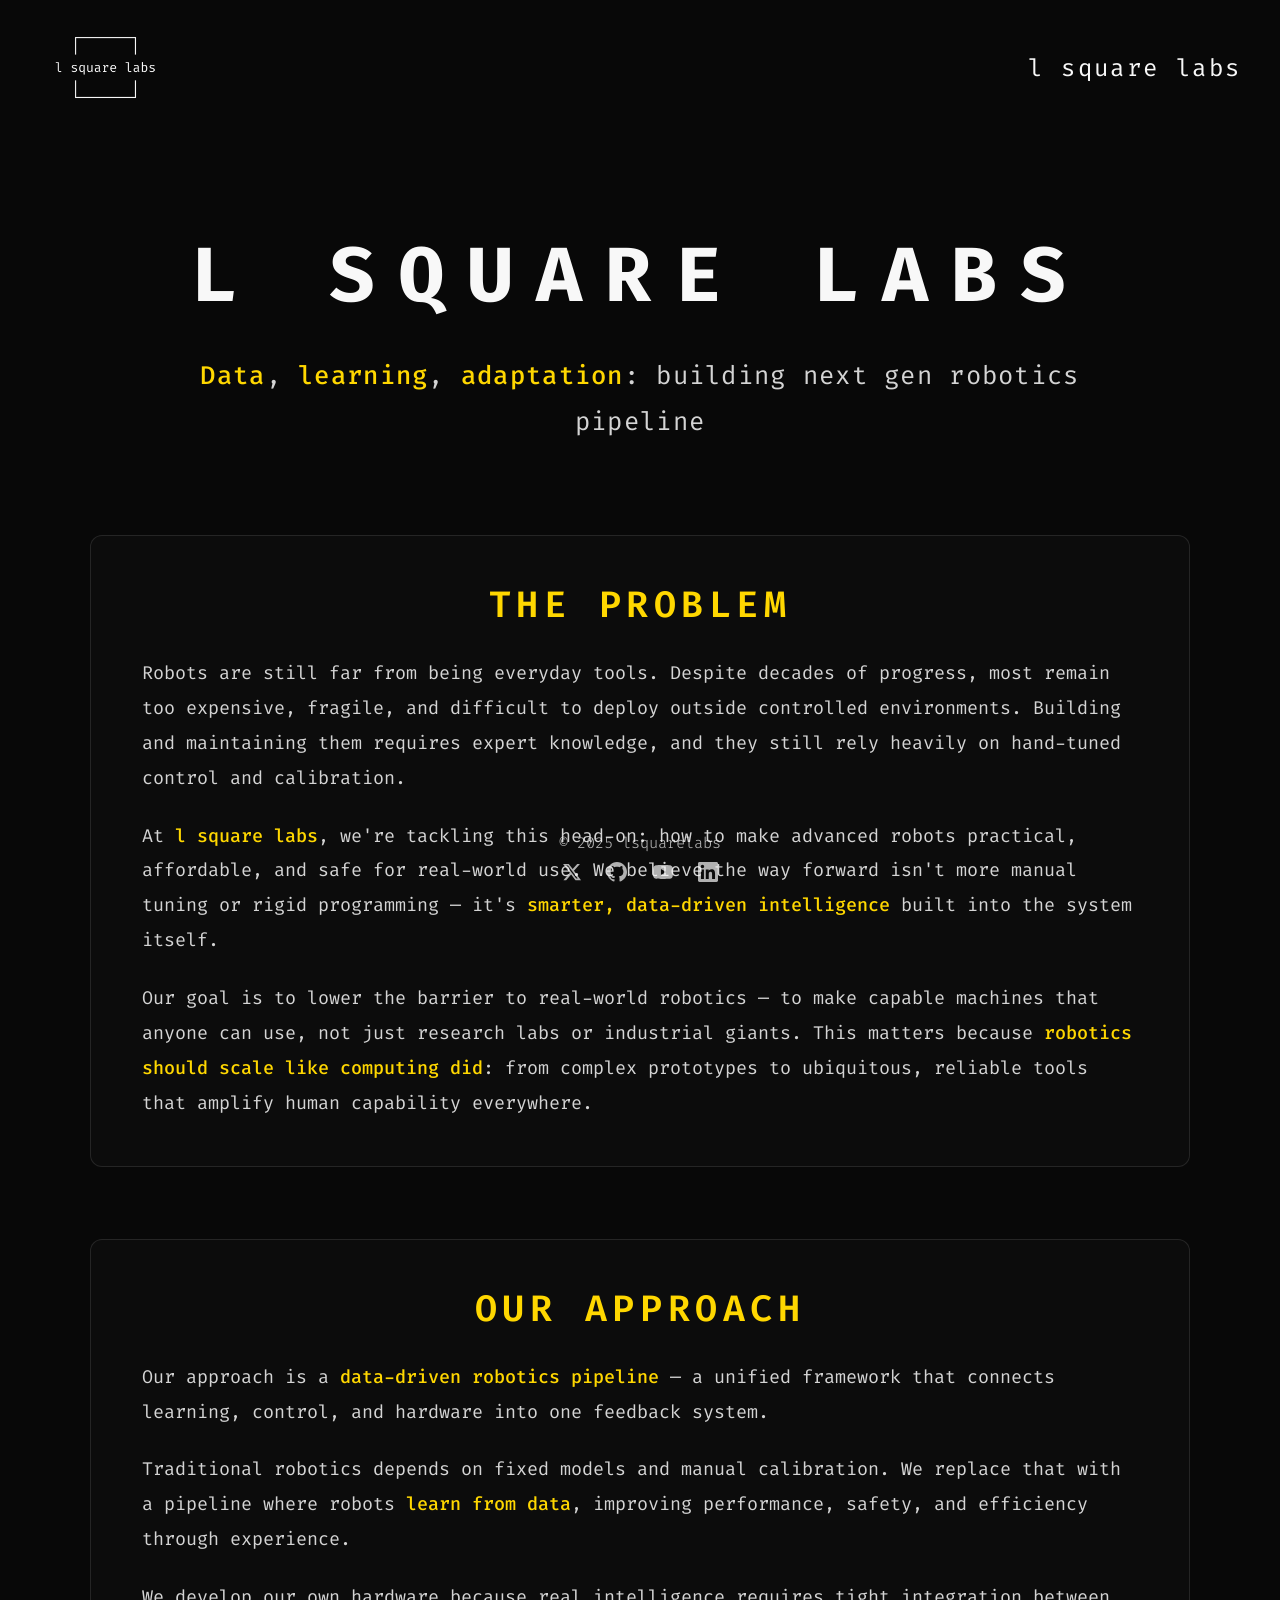
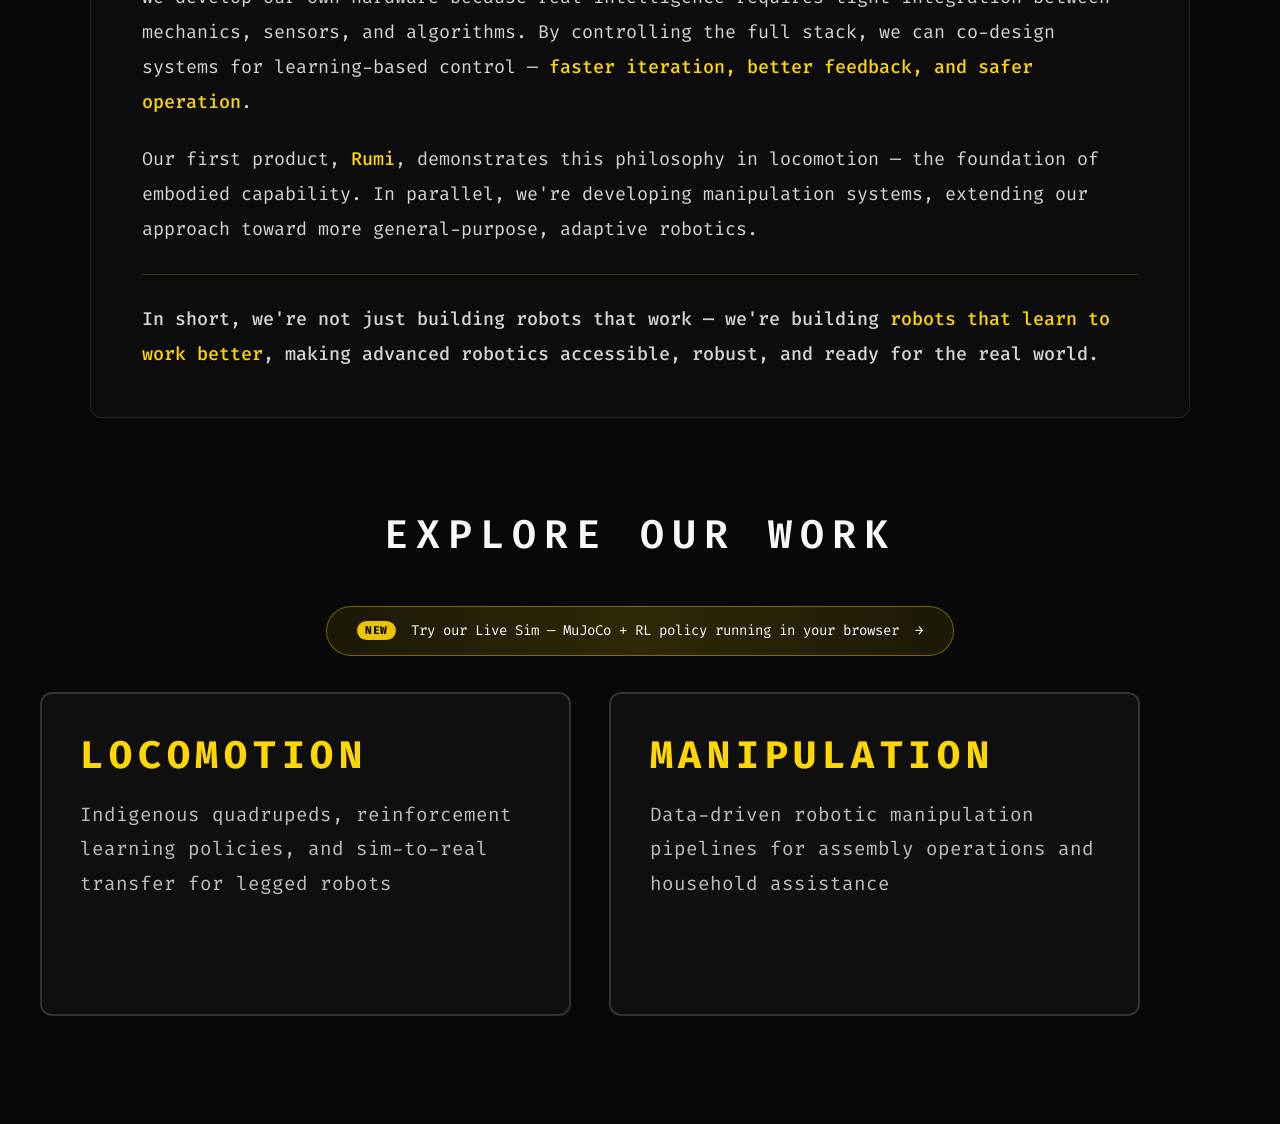
<file: index.html>
<!DOCTYPE html>
<html lang="en">
<head>
    <meta charset="UTF-8">
    <meta name="viewport" content="width=device-width, initial-scale=1.0">
    <title>L Square Labs</title>
    <link rel="preconnect" href="https://fonts.googleapis.com">
    <link rel="preconnect" href="https://fonts.gstatic.com" crossorigin>
    <link href="https://fonts.googleapis.com/css2?family=Fira+Code:wght@300;400;500;600;700&display=swap" rel="stylesheet">
    <link rel="stylesheet" href="styles.css">
</head>
<body>
    <header class="logo">
        <img src="assets/logofinal.png" alt="L Square Labs">
        <span class="logo-text">l square labs</span>
    </header>

    <main class="main-content">
        <section class="hero-section">
            <h1 class="hero-title">L Square Labs</h1>
            <p class="hero-tagline"><span class="highlight">Data</span>, <span class="highlight">learning</span>, <span class="highlight">adaptation</span>: building next gen robotics pipeline</p>
        </section>

        <section class="mission-section">
            <div class="mission-block">
                <h2 class="mission-title">The Problem</h2>
                <p>Robots are still far from being everyday tools. Despite decades of progress, most remain too expensive, fragile, and difficult to deploy outside controlled environments. Building and maintaining them requires expert knowledge, and they still rely heavily on hand-tuned control and calibration.</p>
                <p>At <span class="highlight">l square labs</span>, we're tackling this head-on: how to make advanced robots practical, affordable, and safe for real-world use. We believe the way forward isn't more manual tuning or rigid programming — it's <span class="highlight">smarter, data-driven intelligence</span> built into the system itself.</p>
                <p>Our goal is to lower the barrier to real-world robotics — to make capable machines that anyone can use, not just research labs or industrial giants. This matters because <span class="highlight">robotics should scale like computing did</span>: from complex prototypes to ubiquitous, reliable tools that amplify human capability everywhere.</p>
            </div>

            <div class="mission-block">
                <h2 class="mission-title">Our Approach</h2>
                <p>Our approach is a <span class="highlight">data-driven robotics pipeline</span> — a unified framework that connects learning, control, and hardware into one feedback system.</p>
                <p>Traditional robotics depends on fixed models and manual calibration. We replace that with a pipeline where robots <span class="highlight">learn from data</span>, improving performance, safety, and efficiency through experience.</p>
                <p>We develop our own hardware because real intelligence requires tight integration between mechanics, sensors, and algorithms. By controlling the full stack, we can co-design systems for learning-based control — <span class="highlight">faster iteration, better feedback, and safer operation</span>.</p>
                <p>Our first product, <span class="highlight">Rumi</span>, demonstrates this philosophy in locomotion — the foundation of embodied capability. In parallel, we're developing manipulation systems, extending our approach toward more general-purpose, adaptive robotics.</p>
                <p class="mission-conclusion">In short, we're not just building robots that work — we're building <span class="highlight">robots that learn to work better</span>, making advanced robotics accessible, robust, and ready for the real world.</p>
            </div>
        </section>

        <section class="domains-section">
            <h2 class="section-title">Explore Our Work</h2>
            <a href="/sim/" class="sim-cta" target="_blank" rel="noopener">
                <span class="sim-cta-badge">NEW</span>
                <span class="sim-cta-text">Try our Live Sim — MuJoCo + RL policy running in your browser</span>
                <span class="sim-cta-arrow">→</span>
            </a>
            <div class="domain-cards">
                <a href="/locomotion" class="domain-card">
                    <div class="card-content">
                        <h3>Locomotion</h3>
                        <p>Indigenous quadrupeds, reinforcement learning policies, and sim-to-real transfer for legged robots</p>
                        <div class="card-arrow">→</div>
                    </div>
                </a>

                <a href="/manipulation" class="domain-card">
                    <div class="card-content">
                        <h3>Manipulation</h3>
                        <p>Data-driven robotic manipulation pipelines for assembly operations and household assistance</p>
                        <div class="card-arrow">→</div>
                    </div>
                </a>
            </div>
        </section>
    </main>

    <footer class="footer">
        <p>&copy; 2025 lsquarelabs</p>
        <div class="social-links">
            <a href="https://x.com/lsquarelabs" target="_blank" rel="noopener" aria-label="X (Twitter)">
                <svg xmlns="http://www.w3.org/2000/svg" width="24" height="24" viewBox="0 0 24 24" fill="currentColor">
                    <path d="M18.244 2.25h3.308l-7.227 8.26 8.502 11.24H16.17l-5.214-6.817L4.99 21.75H1.68l7.73-8.835L1.254 2.25H8.08l4.713 6.231zm-1.161 17.52h1.833L7.084 4.126H5.117z"/>
                </svg>
            </a>
            <a href="https://github.com/lsquarelabs" target="_blank" rel="noopener" aria-label="GitHub">
                <svg xmlns="http://www.w3.org/2000/svg" width="24" height="24" viewBox="0 0 24 24" fill="currentColor">
                    <path d="M12 0c-6.626 0-12 5.373-12 12 0 5.302 3.438 9.8 8.207 11.387.599.111.793-.261.793-.577v-2.234c-3.338.726-4.033-1.416-4.033-1.416-.546-1.387-1.333-1.756-1.333-1.756-1.089-.745.083-.729.083-.729 1.205.084 1.839 1.237 1.839 1.237 1.07 1.834 2.807 1.304 3.492.997.107-.775.418-1.305.762-1.604-2.665-.305-5.467-1.334-5.467-5.931 0-1.311.469-2.381 1.236-3.221-.124-.303-.535-1.524.117-3.176 0 0 1.008-.322 3.301 1.23.957-.266 1.983-.399 3.003-.404 1.02.005 2.047.138 3.006.404 2.291-1.552 3.297-1.23 3.297-1.23.653 1.653.242 2.874.118 3.176.77.84 1.235 1.911 1.235 3.221 0 4.609-2.807 5.624-5.479 5.921.43.372.823 1.102.823 2.222v3.293c0 .319.192.694.801.576 4.765-1.589 8.199-6.086 8.199-11.386 0-6.627-5.373-12-12-12z"/>
                </svg>
            </a>
            <a href="https://youtube.com/@lsquarelabs" target="_blank" rel="noopener" aria-label="YouTube">
                <svg xmlns="http://www.w3.org/2000/svg" width="24" height="24" viewBox="0 0 24 24" fill="currentColor">
                    <path d="M23.498 6.186a3.016 3.016 0 0 0-2.122-2.136C19.505 3.545 12 3.545 12 3.545s-7.505 0-9.377.505A3.017 3.017 0 0 0 .502 6.186C0 8.07 0 12 0 12s0 3.93.502 5.814a3.016 3.016 0 0 0 2.122 2.136c1.871.505 9.376.505 9.376.505s7.505 0 9.377-.505a3.015 3.015 0 0 0 2.122-2.136C24 15.93 24 12 24 12s0-3.93-.502-5.814zM9.545 15.568V8.432L15.818 12l-6.273 3.568z"/>
                </svg>
            </a>
            <a href="https://linkedin.com/company/lsquarelabs" target="_blank" rel="noopener" aria-label="LinkedIn">
                <svg xmlns="http://www.w3.org/2000/svg" width="24" height="24" viewBox="0 0 24 24" fill="currentColor">
                    <path d="M20.447 20.452h-3.554v-5.569c0-1.328-.027-3.037-1.852-3.037-1.853 0-2.136 1.445-2.136 2.939v5.667H9.351V9h3.414v1.561h.046c.477-.9 1.637-1.85 3.37-1.85 3.601 0 4.267 2.37 4.267 5.455v6.286zM5.337 7.433c-1.144 0-2.063-.926-2.063-2.065 0-1.138.92-2.063 2.063-2.063 1.14 0 2.064.925 2.064 2.063 0 1.139-.925 2.065-2.064 2.065zm1.782 13.019H3.555V9h3.564v11.452zM22.225 0H1.771C.792 0 0 .774 0 1.729v20.542C0 23.227.792 24 1.771 24h20.451C23.2 24 24 23.227 24 22.271V1.729C24 .774 23.2 0 22.222 0h.003z"/>
                </svg>
            </a>
        </div>
    </footer>

    <script src="script.js"></script>
</body>
</html>
</file>
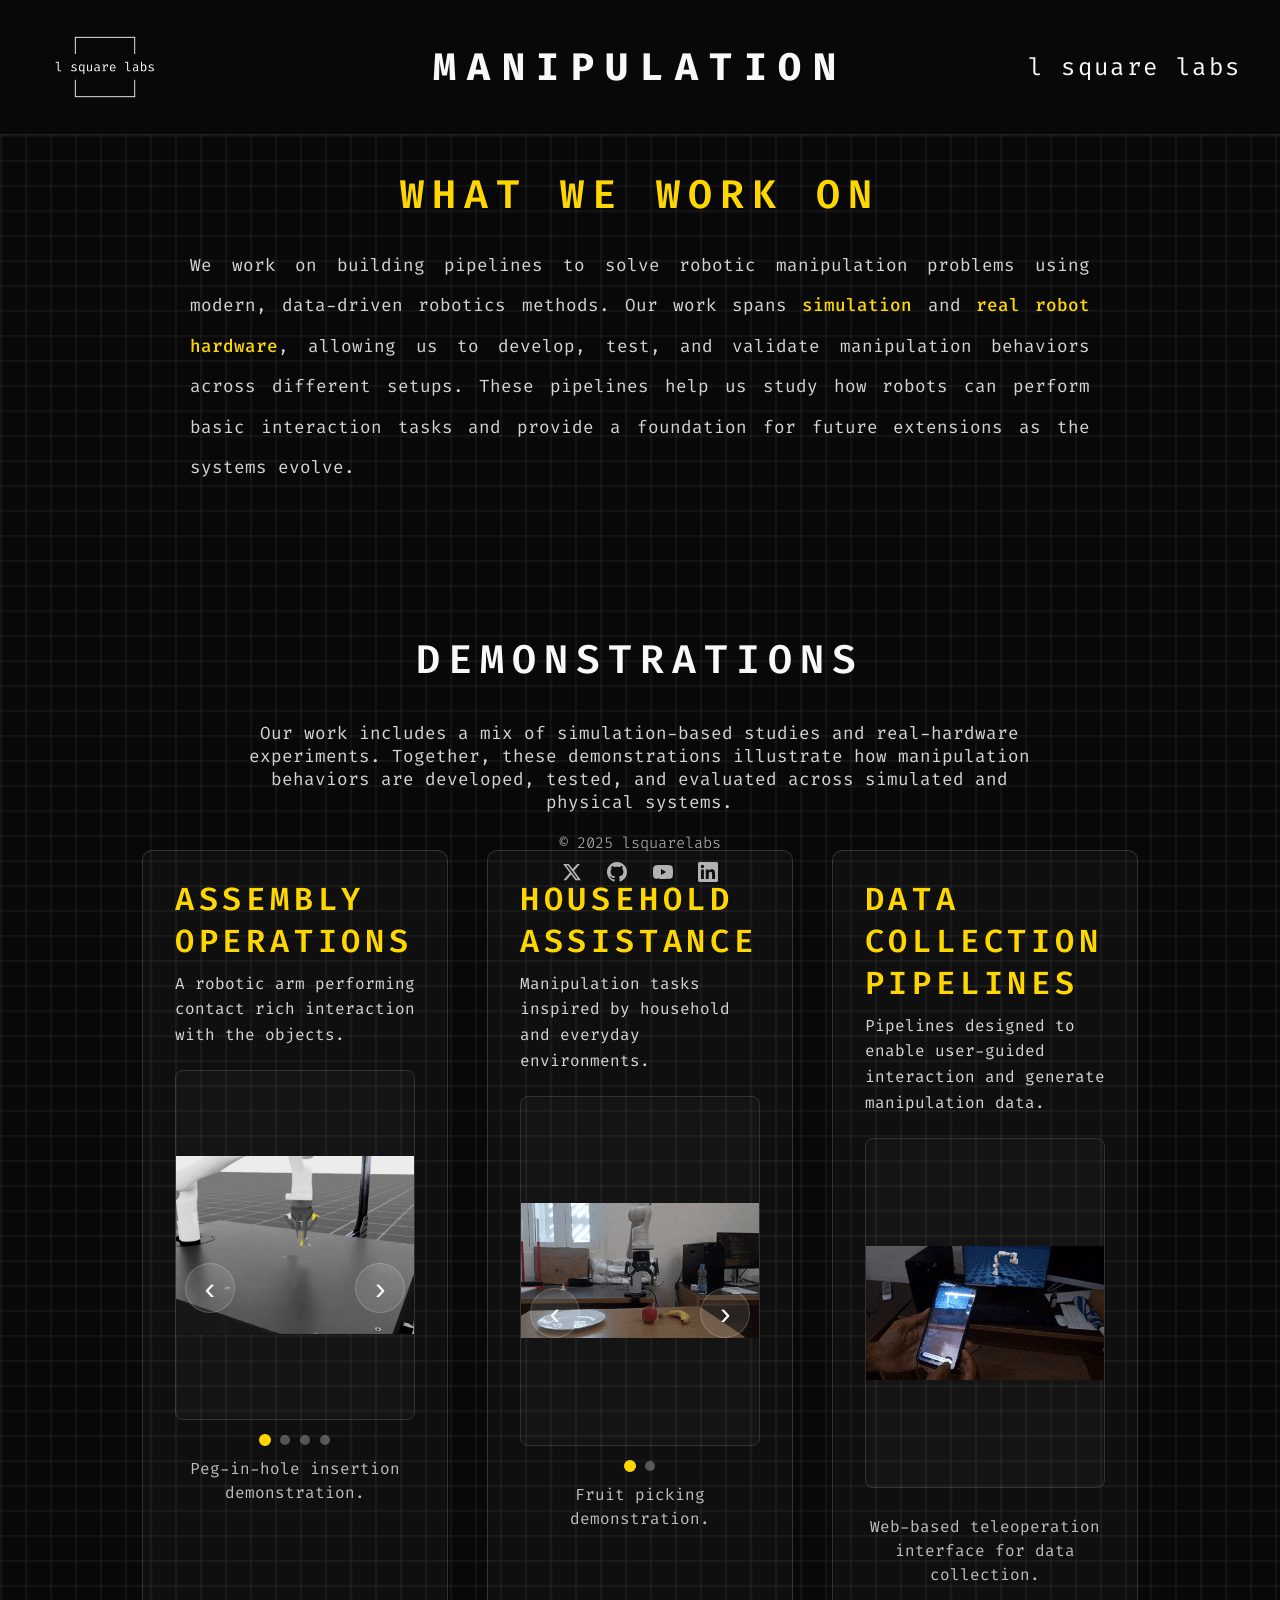
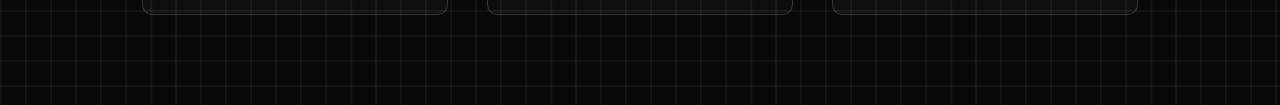
<file: manipulation/index.html>
<!DOCTYPE html>
<html lang="en">
<head>
    <meta charset="UTF-8">
    <meta name="viewport" content="width=device-width, initial-scale=1.0">
    <title>manipulation | lsquarelabs</title>
    <link rel="preconnect" href="https://fonts.googleapis.com">
    <link rel="preconnect" href="https://fonts.gstatic.com" crossorigin>
    <link href="https://fonts.googleapis.com/css2?family=Fira+Code:wght@300;400;500;600;700&display=swap" rel="stylesheet">
    <link rel="stylesheet" href="/manipulation/styles.css?v=3">
</head>
<body>
    <header class="logo">
        <a href="https://www.lsquarelabs.com" class="logo-link">
            <img src="/manipulation/assets/logofinal.png" alt="L Square Labs">
        </a>
        <h1 class="header-title" id="manipulation-title">MANIPULATION</h1>
        <a href="https://www.lsquarelabs.com" class="logo-link">
            <span class="logo-text">l square labs</span>
        </a>
    </header>

    <main class="main-content">
        <!-- Hardware Projects -->
        <section class="hardware-section">
            <!-- What We Work On Section -->
            <div class="what-we-work-on-section">
                <h2 class="section-title">What We <span class="gold-text">Work On</span></h2>
                <div class="work-on-text">
                    <p>We work on building pipelines to solve robotic manipulation problems using modern, data-driven robotics methods. Our work spans <span class="highlight">simulation</span> and <span class="highlight">real robot hardware</span>, allowing us to develop, test, and validate manipulation behaviors across different setups. These pipelines help us study how robots can perform basic interaction tasks and provide a foundation for future extensions as the systems evolve.</p>
                </div>
            </div>


            <!-- Demonstrations Section -->
            <section class="demonstrations-section" id="demonstrations">
                <h2 class="section-title">Demonstrations</h2>
                <p class="demonstrations-intro">Our work includes a mix of simulation-based studies and real-hardware experiments. Together, these demonstrations illustrate how manipulation behaviors are developed, tested, and evaluated across simulated and physical systems.</p>

                <div class="demo-grid">
                    <!-- Assembly Operations -->
                    <div class="demo-card">
                        <h3 class="demo-title">Assembly Operations</h3>
                        <p class="demo-description">A robotic arm performing contact rich interaction with the objects.</p>
                        <div class="demo-media">
                            <div class="carousel" data-carousel="assembly-ops">
                                <button class="carousel-btn carousel-btn-left" aria-label="Previous clip">‹</button>
                                <div class="carousel-container">
                                    <img src="/manipulation/assets/manipulation/peg_hole_sim.gif" alt="Peg-in-hole insertion" class="carousel-img active" loading="lazy" data-caption="Peg-in-hole insertion demonstration.">
                                    <img src="/manipulation/assets/manipulation/button_pushing.gif" alt="Button pushing task" class="carousel-img" loading="lazy" data-caption="Button pushing interaction.">
                                    <img src="/manipulation/assets/manipulation/ur5_picking.gif" alt="UR5 picking objects" class="carousel-img" loading="lazy" data-caption="UR5 robotic arm picking task.">
                                    <img src="/manipulation/assets/manipulation/peg_hole_hardware.gif" alt="Peg-in-hole on hardware" class="carousel-img" loading="lazy" data-caption="peg in hole demonstration on kinova arm">
                                </div>
                                <button class="carousel-btn carousel-btn-right" aria-label="Next clip">›</button>
                                <div class="carousel-indicators"></div>
                                <div class="carousel-caption"></div>
                            </div>
                        </div>
                    </div>

                    <!-- Household Assistance -->
                    <div class="demo-card">
                        <h3 class="demo-title">Household Assistance</h3>
                        <p class="demo-description">Manipulation tasks inspired by household and everyday environments.</p>
                        <div class="demo-media">
                            <div class="carousel" data-carousel="kitchen-assist">
                                <button class="carousel-btn carousel-btn-left" aria-label="Previous clip">‹</button>
                                <div class="carousel-container">
                                    <img src="/manipulation/assets/manipulation/fruit_picking.gif" alt="Fruit picking task" class="carousel-img active" loading="lazy" data-caption="Fruit picking demonstration.">
                                    <img src="/manipulation/assets/manipulation/drawer_pulling.gif" alt="Drawer pulling task" class="carousel-img" loading="lazy" data-caption="Drawer pulling interaction.">
                                </div>
                                <button class="carousel-btn carousel-btn-right" aria-label="Next clip">›</button>
                                <div class="carousel-indicators"></div>
                                <div class="carousel-caption"></div>
                            </div>
                        </div>
                    </div>

                    <!-- Data Collection and Human-in-the-Loop Control -->
                    <div class="demo-card">
                        <h3 class="demo-title">Data Collection pipelines</h3>
                        <p class="demo-description">Pipelines designed to enable user-guided interaction and generate manipulation data.</p>
                        <div class="demo-media">
                            <div class="carousel" data-carousel="data-collection">
                                <div class="carousel-container">
                                    <img src="/manipulation/assets/manipulation/webapp_teleop.gif" alt="Web app teleoperation" class="carousel-img active" loading="lazy" data-caption="Web-based teleoperation interface for data collection.">
                                </div>
                                <div class="carousel-indicators"></div>
                                <div class="carousel-caption"></div>
                            </div>
                        </div>
                    </div>
                </div>
            </section>
        </section>
    </main>

    <footer class="footer">
        <p>&copy; 2025 lsquarelabs</p>
        <div class="social-links">
            <a href="https://x.com/lsquarelabs" target="_blank" rel="noopener" aria-label="X (Twitter)">
                <svg xmlns="http://www.w3.org/2000/svg" width="24" height="24" viewBox="0 0 24 24" fill="currentColor">
                    <path d="M18.244 2.25h3.308l-7.227 8.26 8.502 11.24H16.17l-5.214-6.817L4.99 21.75H1.68l7.73-8.835L1.254 2.25H8.08l4.713 6.231zm-1.161 17.52h1.833L7.084 4.126H5.117z"/>
                </svg>
            </a>
            <a href="https://github.com/lsquarelabs" target="_blank" rel="noopener" aria-label="GitHub">
                <svg xmlns="http://www.w3.org/2000/svg" width="24" height="24" viewBox="0 0 24 24" fill="currentColor">
                    <path d="M12 0c-6.626 0-12 5.373-12 12 0 5.302 3.438 9.8 8.207 11.387.599.111.793-.261.793-.577v-2.234c-3.338.726-4.033-1.416-4.033-1.416-.546-1.387-1.333-1.756-1.333-1.756-1.089-.745.083-.729.083-.729 1.205.084 1.839 1.237 1.839 1.237 1.07 1.834 2.807 1.304 3.492.997.107-.775.418-1.305.762-1.604-2.665-.305-5.467-1.334-5.467-5.931 0-1.311.469-2.381 1.236-3.221-.124-.303-.535-1.524.117-3.176 0 0 1.008-.322 3.301 1.23.957-.266 1.983-.399 3.003-.404 1.02.005 2.047.138 3.006.404 2.291-1.552 3.297-1.23 3.297-1.23.653 1.653.242 2.874.118 3.176.77.84 1.235 1.911 1.235 3.221 0 4.609-2.807 5.624-5.479 5.921.43.372.823 1.102.823 2.222v3.293c0 .319.192.694.801.576 4.765-1.589 8.199-6.086 8.199-11.386 0-6.627-5.373-12-12-12z"/>
                </svg>
            </a>
            <a href="https://youtube.com/@lsquarelabs" target="_blank" rel="noopener" aria-label="YouTube">
                <svg xmlns="http://www.w3.org/2000/svg" width="24" height="24" viewBox="0 0 24 24" fill="currentColor">
                    <path d="M23.498 6.186a3.016 3.016 0 0 0-2.122-2.136C19.505 3.545 12 3.545 12 3.545s-7.505 0-9.377.505A3.017 3.017 0 0 0 .502 6.186C0 8.07 0 12 0 12s0 3.93.502 5.814a3.016 3.016 0 0 0 2.122 2.136c1.871.505 9.376.505 9.376.505s7.505 0 9.377-.505a3.015 3.015 0 0 0 2.122-2.136C24 15.93 24 12 24 12s0-3.93-.502-5.814zM9.545 15.568V8.432L15.818 12l-6.273 3.568z"/>
                </svg>
            </a>
            <a href="https://linkedin.com/company/lsquarelabs" target="_blank" rel="noopener" aria-label="LinkedIn">
                <svg xmlns="http://www.w3.org/2000/svg" width="24" height="24" viewBox="0 0 24 24" fill="currentColor">
                    <path d="M20.447 20.452h-3.554v-5.569c0-1.328-.027-3.037-1.852-3.037-1.853 0-2.136 1.445-2.136 2.939v5.667H9.351V9h3.414v1.561h.046c.477-.9 1.637-1.85 3.37-1.85 3.601 0 4.267 2.37 4.267 5.455v6.286zM5.337 7.433c-1.144 0-2.063-.926-2.063-2.065 0-1.138.92-2.063 2.063-2.063 1.14 0 2.064.925 2.064 2.063 0 1.139-.925 2.065-2.064 2.065zm1.782 13.019H3.555V9h3.564v11.452zM22.225 0H1.771C.792 0 0 .774 0 1.729v20.542C0 23.227.792 24 1.771 24h20.451C23.2 24 24 23.227 24 22.271V1.729C24 .774 23.2 0 22.222 0h.003z"/>
                </svg>
            </a>
        </div>
    </footer>

    <script src="/manipulation/script.js"></script>
</body>
</html>
</file>
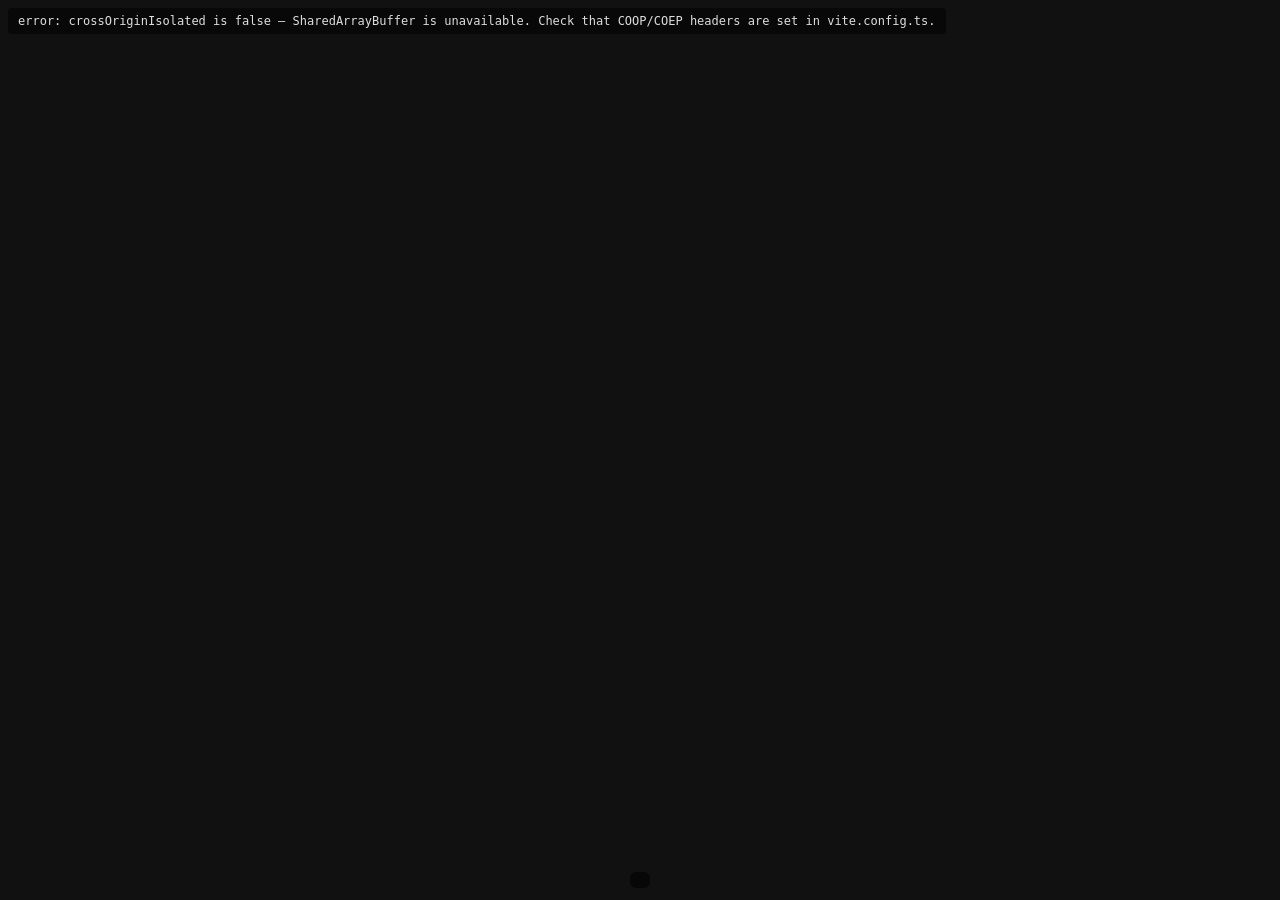
<file: sim/index.html>
<!doctype html>
<html lang="en">
  <head>
    <meta charset="UTF-8" />
    <meta name="viewport" content="width=device-width, initial-scale=1.0, maximum-scale=1.0, user-scalable=no" />
    <link rel="icon" type="image/png" href="favicon.png" />
    <title>L Square Labs — Live Sim</title>
    <style>
      html, body { margin: 0; padding: 0; height: 100%; background: #111; color: #ddd;
                   font-family: ui-monospace, Menlo, Consolas, monospace;
                   overscroll-behavior: none; }
      #app { position: fixed; inset: 0; }
      #hud { position: fixed; top: 8px; left: 8px; padding: 6px 10px;
             background: rgba(0,0,0,0.5); border-radius: 4px; font-size: 12px;
             white-space: pre; pointer-events: none; }

      /* Bottom-center desktop button bar. */
      #controls { position: fixed; bottom: 12px; left: 50%; transform: translateX(-50%);
                  display: flex; gap: 6px; flex-wrap: wrap; justify-content: center;
                  padding: 8px 10px; background: rgba(0,0,0,0.55);
                  border-radius: 6px; }
      #controls button {
        background: #2a2a30; color: #ddd; border: 1px solid #444;
        border-radius: 4px; padding: 6px 12px; font: inherit; cursor: pointer;
        min-width: 56px;
      }
      #controls button:hover { background: #3a3a44; }
      #controls button:active { background: #4a4a54; }

      /* Mobile virtual joysticks (also work with mouse-drag). */
      .vjoy { position: fixed; bottom: 24px; border-radius: 50%;
              background: rgba(20, 20, 28, 0.55);
              border: 2px solid rgba(255, 255, 255, 0.18);
              touch-action: none; user-select: none; -webkit-user-select: none;
              z-index: 5; }
      .vjoy.left  { left: 24px; }
      .vjoy.right { right: 24px; }
      .vjoy-thumb { position: absolute; width: 42%; height: 42%;
                    top: 50%; left: 50%;
                    transform: translate(-50%, -50%);
                    border-radius: 50%;
                    background: radial-gradient(circle at 35% 30%,
                      rgba(255, 230, 130, 0.9), rgba(220, 180, 0, 0.85));
                    border: 1px solid rgba(255, 255, 255, 0.4);
                    box-shadow: 0 4px 14px rgba(0, 0, 0, 0.4);
                    pointer-events: none;
                    transition: transform 0.04s linear; }

      /* Mobile-only icon bar, top-right corner. */
      #topbar { position: fixed; top: 8px; right: 8px;
                display: none; gap: 4px; z-index: 10; }
      #topbar button { width: 38px; height: 38px;
                       font-size: 18px; line-height: 1;
                       background: rgba(20, 20, 28, 0.6); color: #ddd;
                       border: 1px solid rgba(255, 255, 255, 0.18);
                       border-radius: 6px; cursor: pointer; }
      #topbar button:active { background: #3a3a44; }

      /* Phone / narrow tablet layout. */
      @media (max-width: 768px) {
        #controls { display: none; }
        #topbar   { display: flex; }
        #hud      { font-size: 10px; padding: 4px 6px; max-width: 60vw; }
      }
      /* Desktop: hide the on-screen joysticks (keyboard + buttons cover it). */
      @media (min-width: 769px) {
        .vjoy { display: none; }
      }
    </style>
    <script type="module" crossorigin src="/sim/assets/index-ClShEfQf.js"></script>
  </head>
  <body>
    <div id="app"></div>
    <div id="hud">booting…</div>
    <div id="controls"></div>
    <div id="topbar"></div>
    <div id="joy-left" class="vjoy left"></div>
    <div id="joy-right" class="vjoy right"></div>
  </body>
</html>
</file>
<file: styles.css>
/* Reset and Base Styles */
* {
    margin: 0;
    padding: 0;
    box-sizing: border-box;
}

:root {
    --color-black: #080808;
    --color-white: #f8f8f8;
    --square-size: 25vw;
    --square-border-width: 0.2vw;
    --logo-width: 12vw;
    --header-height: 15vh;
    --spacing-x: 3vw;
    --spacing-y: 3vh;
}

body {
    background-color: var(--color-black);
    color: var(--color-white);
    font-family: 'Fira Code', monospace;
    cursor: url('data:image/svg+xml;utf8,<svg xmlns="http://www.w3.org/2000/svg" width="24" height="24" viewBox="0 0 24 24" fill="%23f8f8f8" stroke="%23080808" stroke-width="0.5"><path d="M5.5 3.21V20.8c0 .45.54.67.85.35l4.86-4.86a.5.5 0 0 1 .35-.15h6.87a.5.5 0 0 0 .35-.85L6.35 2.85a.5.5 0 0 0-.85.35z"/></svg>') 0 0, auto;
    min-height: 100vh;
    overflow-x: hidden;
}

/* Logo Styles */
.logo {
    position: fixed;
    top: 0;
    left: 0;
    width: 100%;
    height: var(--header-height);
    display: flex;
    align-items: center;
    justify-content: space-between;
    padding-left: var(--spacing-x);
    padding-right: var(--spacing-x);
    z-index: 100;
}

.logo img {
    height: 100%;
    width: auto;
    display: block;
    object-fit: contain;
}

.logo-text {
    font-size: clamp(1rem, 2vw, 1.5rem);
    font-weight: 400;
    text-transform: lowercase;
    letter-spacing: 0.1em;
    color: var(--color-white);
}

/* Main Content */
.main-content {
    margin-top: var(--header-height);
    padding: 6vh var(--spacing-x) 12vh;
    min-height: calc(100vh - var(--header-height));
    width: 100%;
    display: flex;
    flex-direction: column;
    align-items: center;
    gap: 10vh;
}

/* Hero Section */
.hero-section {
    text-align: center;
    max-width: 1000px;
    width: 100%;
    margin: 0 auto;
    padding-top: 4vh;
}

.hero-title {
    font-size: clamp(2.5rem, 6vw, 5rem);
    font-weight: 700;
    text-transform: uppercase;
    letter-spacing: 0.3em;
    color: var(--color-white);
    margin-bottom: 3vh;
}

.hero-tagline {
    font-size: clamp(1.1rem, 2.2vw, 1.6rem);
    font-weight: 400;
    color: rgba(248, 248, 248, 0.85);
    line-height: 1.8;
    letter-spacing: 0.05em;
}

.highlight {
    color: gold;
    font-weight: 500;
}

/* Mission Section */
.mission-section {
    width: 100%;
    max-width: 1100px;
    display: flex;
    flex-direction: column;
    gap: 8vh;
}

.mission-block {
    background: rgba(248, 248, 248, 0.02);
    border: 1px solid rgba(248, 248, 248, 0.1);
    border-radius: 12px;
    padding: 5vh 4vw;
    transition: all 0.3s ease;
}

.mission-block:hover {
    background: rgba(248, 248, 248, 0.04);
    border-color: rgba(255, 215, 0, 0.3);
}

.mission-title {
    font-size: clamp(1.8rem, 3.5vw, 2.3rem);
    font-weight: 600;
    color: gold;
    text-transform: uppercase;
    letter-spacing: 0.15em;
    margin-bottom: 3vh;
    text-align: center;
}

.mission-block p {
    font-size: clamp(1rem, 1.6vw, 1.15rem);
    color: rgba(248, 248, 248, 0.85);
    line-height: 1.9;
    margin-bottom: 2.5vh;
    text-align: left;
}

.mission-block p:last-child {
    margin-bottom: 0;
}

.mission-conclusion {
    font-size: clamp(1.05rem, 1.7vw, 1.2rem);
    font-weight: 500;
    color: rgba(248, 248, 248, 0.9);
    margin-top: 3vh;
    padding-top: 3vh;
    border-top: 1px solid rgba(255, 215, 0, 0.2);
}

/* Domains Section */
.domains-section {
    width: 100%;
    max-width: 1200px;
}

.section-title {
    font-size: clamp(1.8rem, 4vw, 2.5rem);
    font-weight: 600;
    text-transform: uppercase;
    letter-spacing: 0.2em;
    margin-bottom: 5vh;
    color: var(--color-white);
    text-align: center;
}

.domain-cards {
    display: grid;
    grid-template-columns: repeat(2, 1fr);
    gap: 3vw;
    width: 100%;
    max-width: 1100px;
}

.domain-card {
    background: rgba(248, 248, 248, 0.03);
    border: 2px solid rgba(248, 248, 248, 0.15);
    border-radius: 12px;
    padding: 4vh 3vw;
    text-decoration: none;
    color: var(--color-white);
    transition: all 0.4s cubic-bezier(0.4, 0, 0.2, 1);
    position: relative;
    overflow: hidden;
}

.domain-card::before {
    content: '';
    position: absolute;
    top: 0;
    left: -100%;
    width: 100%;
    height: 100%;
    background: linear-gradient(90deg, transparent, rgba(255, 215, 0, 0.1), transparent);
    transition: left 0.6s ease;
}

.domain-card:hover::before {
    left: 100%;
}

.domain-card:hover {
    background: rgba(248, 248, 248, 0.08);
    border-color: gold;
    transform: translateY(-8px) scale(1.02);
    box-shadow: 0 12px 32px rgba(255, 215, 0, 0.2);
}

.card-content {
    position: relative;
    z-index: 1;
}

.card-content h3 {
    font-size: clamp(1.8rem, 3vw, 2.5rem);
    font-weight: 700;
    color: gold;
    margin-bottom: 2vh;
    text-transform: uppercase;
    letter-spacing: 0.15em;
    transition: all 0.3s ease;
}

.domain-card:hover .card-content h3 {
    color: rgba(255, 215, 0, 1);
    text-shadow: 0 0 20px rgba(255, 215, 0, 0.4);
}

.card-content p {
    font-size: clamp(1rem, 1.5vw, 1.2rem);
    color: rgba(248, 248, 248, 0.75);
    line-height: 1.8;
    margin-bottom: 3vh;
    transition: color 0.3s ease;
}

.domain-card:hover .card-content p {
    color: rgba(248, 248, 248, 0.9);
}

.card-arrow {
    font-size: clamp(2rem, 3vw, 3rem);
    color: gold;
    opacity: 0;
    transform: translateX(-20px);
    transition: all 0.4s cubic-bezier(0.4, 0, 0.2, 1);
    text-align: right;
}

.domain-card:hover .card-arrow {
    opacity: 1;
    transform: translateX(0);
}

/* Tablet Responsive Design */
@media (max-width: 1024px) {
    .main-content {
        gap: 7vh;
        padding: 5vh 4vw 12vh;
    }

    .mission-section {
        gap: 6vh;
    }

    .mission-block {
        padding: 4vh 5vw;
    }

    .domain-cards {
        gap: 3vw;
    }
}

/* Mobile Responsive Design */
@media (max-width: 768px) {
    :root {
        --header-height: 12vh;
    }

    .main-content {
        gap: 6vh;
        padding: 4vh 5vw 10vh;
    }

    .hero-section {
        padding-top: 2vh;
    }

    .mission-section {
        gap: 5vh;
    }

    .mission-block {
        padding: 4vh 6vw;
    }

    .mission-block p {
        line-height: 1.8;
    }

    .domain-cards {
        grid-template-columns: 1fr;
        gap: 4vh;
    }

    .domain-card {
        padding: 3.5vh 5vw;
    }

    .card-content p {
        line-height: 1.7;
    }

    .hero-title {
        letter-spacing: 0.2em;
    }
}

/* Small Mobile Responsive Design */
@media (max-width: 480px) {
    :root {
        --header-height: 10vh;
        --spacing-x: 5vw;
    }

    .main-content {
        gap: 5vh;
        padding: 3vh 5vw 8vh;
    }

    .hero-section {
        padding-top: 1vh;
    }

    .hero-tagline {
        line-height: 1.7;
    }

    .mission-section {
        gap: 4vh;
    }

    .mission-block {
        padding: 3vh 5vw;
        border-radius: 8px;
    }

    .mission-title {
        margin-bottom: 2.5vh;
        letter-spacing: 0.1em;
    }

    .mission-block p {
        margin-bottom: 2vh;
        line-height: 1.75;
    }

    .mission-conclusion {
        margin-top: 2.5vh;
        padding-top: 2.5vh;
    }

    .domain-card {
        padding: 3vh 5vw;
        border-radius: 8px;
    }

    .hero-title {
        letter-spacing: 0.15em;
    }
}

/* Footer Styles */
.footer {
    position: fixed;
    bottom: 0;
    left: 0;
    width: 100%;
    padding: 2vh 3vw;
    text-align: center;
    z-index: 100;
    display: flex;
    flex-direction: column;
    align-items: center;
    gap: 1vh;
}

.footer p {
    font-size: clamp(0.75rem, 1.2vw, 1rem);
    font-weight: 300;
    color: var(--color-white);
    opacity: 0.7;
}

.social-links {
    display: flex;
    gap: 2vw;
    align-items: center;
    justify-content: center;
}

.social-links a {
    color: var(--color-white);
    opacity: 0.7;
    transition: all 0.3s ease;
    display: flex;
    align-items: center;
    justify-content: center;
}

.social-links a:hover {
    opacity: 1;
    color: gold;
    transform: translateY(-2px);
}

.social-links svg {
    width: 20px;
    height: 20px;
}

@media (max-width: 767px) {
    .social-links {
        gap: 4vw;
    }

    .social-links svg {
        width: 18px;
        height: 18px;
    }
}

@media (max-width: 479px) {
    .footer {
        gap: 0.8vh;
    }

    .social-links {
        gap: 5vw;
    }

    .social-links svg {
        width: 16px;
        height: 16px;
    }
}

.sim-cta {
    display: flex;
    align-items: center;
    justify-content: center;
    gap: 1.2vw;
    width: fit-content;
    margin: 0 auto 4vh;
    padding: 1.6vh 2.4vw;
    background: linear-gradient(90deg, rgba(255, 215, 0, 0.08), rgba(255, 215, 0, 0.16), rgba(255, 215, 0, 0.08));
    border: 1px solid rgba(255, 215, 0, 0.4);
    border-radius: 999px;
    color: var(--color-white);
    text-decoration: none;
    font-family: 'Fira Code', monospace;
    font-size: clamp(0.85rem, 1.1vw, 1rem);
    transition: all 0.3s cubic-bezier(0.4, 0, 0.2, 1);
}

.sim-cta:hover {
    border-color: rgba(255, 215, 0, 0.8);
    background: linear-gradient(90deg, rgba(255, 215, 0, 0.12), rgba(255, 215, 0, 0.24), rgba(255, 215, 0, 0.12));
    transform: translateY(-1px);
}

.sim-cta-badge {
    background: rgba(255, 215, 0, 0.9);
    color: var(--color-black);
    font-weight: 700;
    font-size: 0.7rem;
    letter-spacing: 0.05em;
    padding: 2px 8px;
    border-radius: 999px;
}

.sim-cta-arrow {
    transition: transform 0.3s ease;
}

.sim-cta:hover .sim-cta-arrow {
    transform: translateX(4px);
}

@media (max-width: 600px) {
    .sim-cta {
        gap: 2vw;
        padding: 1.4vh 4vw;
        font-size: 0.8rem;
    }
}
</file>
<file: manipulation/styles.css>
/* Reset and Base Styles */
* {
    margin: 0;
    padding: 0;
    box-sizing: border-box;
}

html {
    scroll-behavior: smooth;
}

:root {
    --color-black: #080808;
    --color-white: #f8f8f8;
    --square-size: 25vw;
    --square-border-width: 0.2vw;
    --logo-width: 12vw;
    --header-height: 15vh;
    --spacing-x: 3vw;
    --spacing-y: 3vh;
}

body {
    background-color: var(--color-black);
    color: var(--color-white);
    font-family: 'Fira Code', monospace;
    cursor: url('data:image/svg+xml;utf8,<svg xmlns="http://www.w3.org/2000/svg" width="24" height="24" viewBox="0 0 24 24" fill="%23f8f8f8" stroke="%23080808" stroke-width="0.5"><path d="M5.5 3.21V20.8c0 .45.54.67.85.35l4.86-4.86a.5.5 0 0 1 .35-.15h6.87a.5.5 0 0 0 .35-.85L6.35 2.85a.5.5 0 0 0-.85.35z"/></svg>') 0 0, auto;
    min-height: 100vh;
    width: 100vw;
}

/* Logo Styles */
.logo {
    position: fixed;
    top: 0;
    left: 0;
    width: 100vw;
    height: var(--header-height);
    display: flex;
    align-items: center;
    justify-content: space-between;
    padding-left: var(--spacing-x);
    padding-right: var(--spacing-x);
    z-index: 100;
    background-color: var(--color-black);
    border-bottom: 1px solid rgba(248, 248, 248, 0.1);
}

.logo-link {
    text-decoration: none;
    color: inherit;
    transition: opacity 0.3s ease;
    height: 100%;
    display: flex;
    align-items: center;
}

.logo-link:hover {
    opacity: 0.7;
}

.logo img {
    height: 100%;
    width: auto;
    display: block;
    object-fit: contain;
}

.header-title {
    position: absolute;
    left: 50%;
    transform: translateX(-50%);
    font-size: clamp(1.5rem, 3vw, 2.5rem);
    font-weight: 700;
    text-transform: uppercase;
    letter-spacing: 0.3em;
    color: var(--color-white);
    display: flex;
}

.logo-text {
    font-size: clamp(1rem, 2vw, 1.5rem);
    font-weight: 400;
    text-transform: lowercase;
    letter-spacing: 0.1em;
    color: var(--color-white);
}

/* Main Content */
.main-content {
    margin-top: var(--header-height);
    padding: 0 var(--spacing-x);
    padding-top: 0;
    min-height: calc(100vh - var(--header-height));
    width: 100vw;
    overflow-y: auto;
    background-image:
        linear-gradient(rgba(248, 248, 248, 0.05) 1px, transparent 3px),
        linear-gradient(90deg, rgba(248, 248, 248, 0.05) 1px, transparent 3px);
    background-size: 25px 25px;
    background-position: 0 0, 0 0;
}

/* Section Styles */
.hardware-section {
    width: 90%;
    margin: 0 auto 6vh auto;
    padding: 0;
    padding-top: 0;
}


.section-title {
    font-size: clamp(1.8rem, 4vw, 2.5rem);
    font-weight: 600;
    text-transform: uppercase;
    letter-spacing: 0.2em;
    margin-bottom: 4vh;
    color: var(--color-white);
    text-align: center;
}

.gold-text {
    color: gold;
}

/* What We Work On Section */
.what-we-work-on-section {
    margin-bottom: 8vh;
    padding: 4vh 0;
}

.what-we-work-on-section .section-title {
    font-size: clamp(1.8rem, 4vw, 2.5rem);
    font-weight: 600;
    color: gold;
    text-transform: uppercase;
    letter-spacing: 0.2em;
    margin-bottom: 3vh;
    text-align: center;
    line-height: 1.2;
}

.work-on-text {
    max-width: 900px;
    margin: 0 auto;
}

.work-on-text p {
    font-size: clamp(0.95rem, 1.5vw, 1.1rem);
    color: rgba(248, 248, 248, 0.85);
    margin-bottom: 0;
    line-height: 2.3;
    text-align: justify;
}

.work-on-text .highlight {
    color: gold;
    font-weight: 500;
}

/* Carousel Gallery */
.carousel {
    position: relative;
    width: 100%;
}

.carousel-container {
    position: relative;
    width: 100%;
    height: 400px;
    overflow: hidden;
    border-radius: 8px;
    border: 1px solid rgba(248, 248, 248, 0.15);
}

.carousel-img {
    position: absolute;
    width: 100%;
    height: 100%;
    object-fit: contain;
    opacity: 0;
    transition: opacity 0.5s ease-in-out;
    background-color: rgba(248, 248, 248, 0.02);
    pointer-events: none;
}

.carousel-img.active {
    opacity: 1;
    pointer-events: auto;
}

.carousel-btn {
    position: absolute;
    top: 50%;
    transform: translateY(-50%);
    background-color: rgba(248, 248, 248, 0.1);
    color: var(--color-white);
    border: 1px solid rgba(248, 248, 248, 0.2);
    width: 50px;
    height: 50px;
    font-size: 2rem;
    cursor: pointer;
    z-index: 10;
    transition: all 0.3s ease;
    border-radius: 50%;
    display: flex;
    align-items: center;
    justify-content: center;
    line-height: 1;
}

.carousel-btn:hover {
    background-color: rgba(255, 215, 0, 0.2);
    border-color: gold;
    color: gold;
}

.carousel-btn-left {
    left: 10px;
}

.carousel-btn-right {
    right: 10px;
}

.carousel-indicators {
    display: flex;
    justify-content: center;
    gap: 10px;
    margin-top: 15px;
}

.carousel-indicator {
    width: 10px;
    height: 10px;
    border-radius: 50%;
    background-color: rgba(248, 248, 248, 0.3);
    cursor: pointer;
    transition: all 0.3s ease;
    border: 1px solid transparent;
}

.carousel-indicator.active {
    background-color: gold;
    border-color: gold;
    transform: scale(1.2);
}

.carousel-indicator:hover {
    background-color: rgba(255, 215, 0, 0.5);
}

.carousel-caption {
    margin-top: 12px;
    text-align: center;
    font-size: clamp(0.85rem, 1.4vw, 1rem);
    color: rgba(248, 248, 248, 0.75);
    line-height: 1.5;
    min-height: 1.5em;
}

.carousel-caption.hidden {
    display: none;
}

.coming-soon-text {
    font-size: clamp(0.9rem, 1.5vw, 1rem);
    color: rgba(248, 248, 248, 0.5);
    text-align: center;
    padding: 4vh 0;
    font-style: italic;
}

/* Demonstrations Section */
.demonstrations-section {
    width: 90%;
    margin: 0 auto 6vh auto;
    padding: 4vh 0;
}

.demonstrations-intro {
    font-size: clamp(0.95rem, 1.5vw, 1.1rem);
    color: rgba(248, 248, 248, 0.85);
    text-align: center;
    margin-bottom: 4vh;
    max-width: 800px;
    margin-left: auto;
    margin-right: auto;
}

/* Demo Grid - 3 columns on desktop, responsive */
.demo-grid {
    display: grid;
    grid-template-columns: repeat(3, 1fr);
    gap: 4vh 3vw;
    margin-top: 4vh;
}

/* 2 columns on medium screens */
@media (max-width: 1279px) {
    .demo-grid {
        grid-template-columns: repeat(2, 1fr);
    }
}

/* Simplified Demo Cards */
.demo-card {
    background: rgba(248, 248, 248, 0.03);
    border: 1px solid rgba(248, 248, 248, 0.15);
    border-radius: 10px;
    padding: 3vh 2.5vw;
    transition: all 0.3s ease;
}

.demo-card:hover {
    background: rgba(248, 248, 248, 0.06);
    border-color: gold;
    transform: translateY(-5px);
    box-shadow: 0 8px 24px rgba(255, 215, 0, 0.15);
}

.demo-title {
    font-size: clamp(1.5rem, 3vw, 2rem);
    font-weight: 600;
    color: gold;
    margin-bottom: 1vh;
    text-transform: uppercase;
    letter-spacing: 0.15em;
}

.demo-description {
    font-size: clamp(0.9rem, 1.5vw, 1rem);
    color: rgba(248, 248, 248, 0.85);
    line-height: 1.6;
    margin-bottom: 2.5vh;
}

.demo-media {
    width: 100%;
}

.demo-card .carousel-container {
    height: 350px;
}

/* Responsive: Single column on tablets and below */
@media (max-width: 1023px) {
    .demo-grid {
        grid-template-columns: 1fr;
        gap: 4vh;
    }

    .demo-card .carousel-container {
        height: 380px;
    }
}

@media (max-width: 599px) {
    .demo-card .carousel-container {
        height: 300px;
    }
}

@media (max-width: 479px) {
    .demo-card {
        padding: 2.5vh 4vw;
    }

    .demo-card .carousel-container {
        height: 240px;
    }
}

/* Large Desktop (1920px+) */
@media (min-width: 1920px) {
    .hardware-section {
        width: 85%;
        max-width: 1800px;
    }

    .carousel-container {
        height: 500px;
    }

}

/* Desktop (1440px - 1919px) */
@media (min-width: 1440px) and (max-width: 1919px) {
    .carousel-container {
        height: 450px;
    }

}

/* Laptop/Small Desktop (1024px - 1439px) */
@media (min-width: 1024px) and (max-width: 1439px) {
    .hardware-section {
        width: 92%;
    }

    .carousel-container {
        height: 380px;
    }

}

/* Tablet Landscape (768px - 1023px) */
@media (min-width: 768px) and (max-width: 1023px) {
    :root {
        --header-height: 13vh;
        --spacing-x: 4vw;
    }

    .hardware-section {
        width: 94%;
    }


    .carousel-container {
        height: 320px;
    }

    .carousel-btn {
        width: 42px;
        height: 42px;
        font-size: 1.6rem;
    }

    .section-title {
        font-size: clamp(1.6rem, 3.5vw, 2.2rem);
    }
}

/* 2-element header layout for small screens */
@media (max-width: 599px) {
    .logo-text {
        display: none;
    }

    .logo {
        justify-content: space-between;
    }

    .header-title {
        position: static;
        transform: none;
        font-size: clamp(1rem, 4vw, 1.8rem);
        letter-spacing: 0.2em;
    }
}

/* Tablet Portrait (600px - 767px) */
@media (min-width: 600px) and (max-width: 767px) {
    :root {
        --header-height: 14vh;
        --spacing-x: 5vw;
        --spacing-y: 3vh;
    }

    .hardware-section {
        width: 94%;
    }


    .carousel-container {
        height: 350px;
    }

    .carousel-btn {
        width: 40px;
        height: 40px;
        font-size: 1.5rem;
    }

    .carousel-btn-left {
        left: 8px;
    }

    .carousel-btn-right {
        right: 8px;
    }

    .section-title {
        font-size: clamp(1.5rem, 5vw, 2rem);
        margin-bottom: 3vh;
    }
}

/* Mobile Landscape (480px - 599px) */
@media (min-width: 480px) and (max-width: 599px) {
    :root {
        --header-height: 13vh;
        --spacing-x: 5vw;
    }

    .hardware-section {
        width: 95%;
    }


    .carousel-container {
        height: 280px;
    }

    .carousel-btn {
        width: 38px;
        height: 38px;
        font-size: 1.4rem;
    }

    .carousel-btn-left {
        left: 6px;
    }

    .carousel-btn-right {
        right: 6px;
    }

    .carousel-indicators {
        gap: 8px;
        margin-top: 12px;
    }

    .section-title {
        font-size: clamp(1.4rem, 5.5vw, 1.8rem);
        letter-spacing: 0.18em;
    }

}

/* Small Mobile Portrait (320px - 479px) */
@media (max-width: 479px) {
    :root {
        --header-height: 12vh;
        --spacing-x: 6vw;
        --spacing-y: 2.5vh;
    }

    body {
        font-size: 14px;
    }

    .hardware-section {
        width: 96%;
        padding: 3vh 0;
    }


    .carousel-container {
        height: 240px;
    }

    .carousel-btn {
        width: 32px;
        height: 32px;
        font-size: 1.2rem;
    }

    .carousel-btn-left {
        left: 5px;
    }

    .carousel-btn-right {
        right: 5px;
    }

    .carousel-indicators {
        gap: 6px;
        margin-top: 10px;
    }

    .carousel-indicator {
        width: 7px;
        height: 7px;
    }

    .section-title {
        font-size: clamp(1.3rem, 6vw, 1.6rem);
        letter-spacing: 0.15em;
        margin-bottom: 2.5vh;
    }

    .footer p {
        font-size: clamp(0.7rem, 2vw, 0.85rem);
    }
}

/* Extra Small Mobile (max 359px) */
@media (max-width: 359px) {
    :root {
        --header-height: 11vh;
        --spacing-x: 5vw;
    }

    .hardware-section {
        width: 98%;
    }

    .carousel-container {
        height: 200px;
    }

    .carousel-btn {
        width: 28px;
        height: 28px;
        font-size: 1rem;
    }

    .section-title {
        font-size: clamp(1.2rem, 7vw, 1.4rem);
    }
}

/* Landscape Mobile (short height) */
@media (max-height: 600px) and (orientation: landscape) {
    :root {
        --header-height: 18vh;
        --spacing-y: 2vh;
    }

    .carousel-container {
        height: 50vh;
    }

    .section-title {
        font-size: clamp(1.2rem, 4vh, 1.8rem);
        margin-bottom: 2vh;
    }

    .carousel-btn {
        width: 36px;
        height: 36px;
        font-size: 1.3rem;
    }
}

/* Very Short Landscape (max 400px height) */
@media (max-height: 400px) and (orientation: landscape) {
    :root {
        --header-height: 22vh;
    }

    .hardware-section {
        padding: 2vh 0;
    }

    .carousel-container {
        height: 45vh;
    }

    .section-title {
        font-size: clamp(1rem, 4.5vh, 1.4rem);
        margin-bottom: 1.5vh;
    }

    .carousel-btn {
        width: 30px;
        height: 30px;
        font-size: 1.1rem;
    }
}

/* Footer Styles */
.footer {
    position: fixed;
    bottom: 0;
    left: 0;
    width: 100vw;
    padding: 2vh 3vw;
    text-align: center;
    z-index: 100;
    display: flex;
    flex-direction: column;
    align-items: center;
    gap: 1vh;
}

.footer p {
    font-size: clamp(0.75rem, 1.2vw, 1rem);
    font-weight: 300;
    color: var(--color-white);
    opacity: 0.7;
}

.social-links {
    display: flex;
    gap: 2vw;
    align-items: center;
    justify-content: center;
}

.social-links a {
    color: var(--color-white);
    opacity: 0.7;
    transition: all 0.3s ease;
    display: flex;
    align-items: center;
    justify-content: center;
}

.social-links a:hover {
    opacity: 1;
    color: gold;
    transform: translateY(-2px);
}

.social-links svg {
    width: 20px;
    height: 20px;
}

@media (max-width: 767px) {
    .social-links {
        gap: 4vw;
    }
    
    .social-links svg {
        width: 18px;
        height: 18px;
    }
}

@media (max-width: 479px) {
    .footer {
        gap: 0.8vh;
    }
    
    .social-links {
        gap: 5vw;
    }
    
    .social-links svg {
        width: 16px;
        height: 16px;
    }
}
</file>
